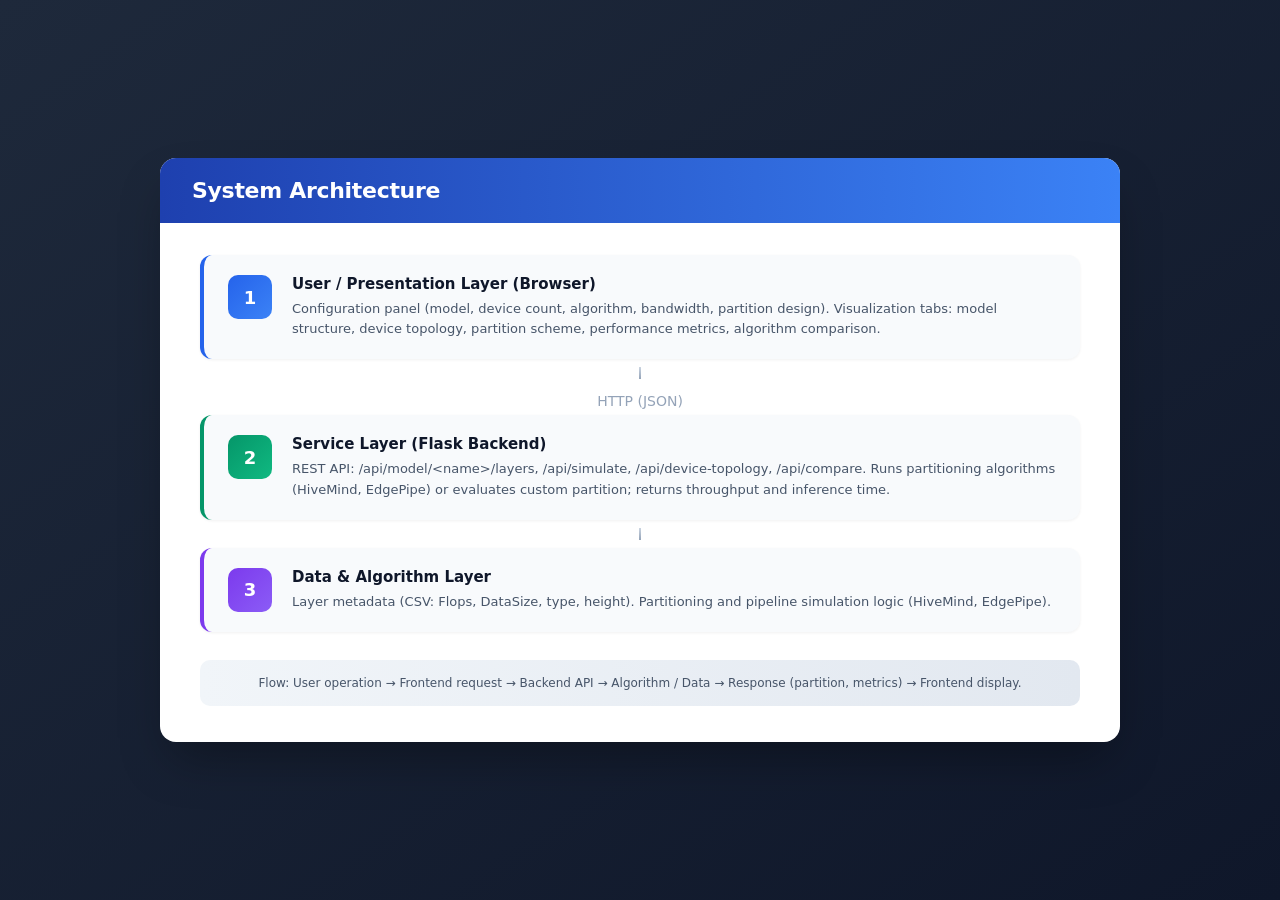
<file: ppt_slides/01_System_Architecture.html>
<!DOCTYPE html>
<html lang="en">
<head>
    <meta charset="UTF-8">
    <meta name="viewport" content="width=device-width, initial-scale=1.0">
    <title>System Architecture</title>
    <style>
        * { box-sizing: border-box; margin: 0; padding: 0; }
        body {
            font-family: 'Segoe UI', system-ui, sans-serif;
            background: linear-gradient(145deg, #1e293b 0%, #0f172a 100%);
            min-height: 100vh;
            display: flex;
            align-items: center;
            justify-content: center;
            padding: 40px;
        }
        .slide {
            width: 960px;
            max-width: 100%;
            background: #fff;
            border-radius: 16px;
            overflow: hidden;
            box-shadow: 0 25px 50px -12px rgba(0,0,0,0.35);
        }
        .slide-head {
            background: linear-gradient(90deg, #1e40af 0%, #3b82f6 100%);
            color: #fff;
            padding: 20px 32px;
            font-size: 22px;
            font-weight: 700;
            letter-spacing: -0.3px;
        }
        .slide-body { padding: 32px 40px 36px; }
        .layers {
            display: flex;
            flex-direction: column;
            gap: 0;
        }
        .layer {
            display: flex;
            align-items: flex-start;
            gap: 20px;
            padding: 20px 24px;
            border-radius: 12px;
            background: #f8fafc;
            border-left: 4px solid #cbd5e1;
            box-shadow: 0 1px 3px rgba(0,0,0,0.06);
        }
        .layer + .layer { margin-top: 16px; }
        .layer-icon {
            width: 44px;
            height: 44px;
            border-radius: 10px;
            flex-shrink: 0;
            display: flex;
            align-items: center;
            justify-content: center;
            font-size: 18px;
            font-weight: 700;
            color: #fff;
        }
        .layer.user    { border-left-color: #2563eb; }
        .layer.user    .layer-icon { background: linear-gradient(135deg, #2563eb, #3b82f6); }
        .layer.backend { border-left-color: #059669; }
        .layer.backend .layer-icon { background: linear-gradient(135deg, #059669, #10b981); }
        .layer.data    { border-left-color: #7c3aed; }
        .layer.data    .layer-icon { background: linear-gradient(135deg, #7c3aed, #8b5cf6); }
        .layer-text { flex: 1; }
        .layer-title {
            font-size: 15px;
            font-weight: 700;
            color: #0f172a;
            margin-bottom: 6px;
        }
        .layer-desc {
            font-size: 13px;
            color: #475569;
            line-height: 1.55;
        }
        .connector {
            display: flex;
            align-items: center;
            justify-content: center;
            height: 28px;
            color: #94a3b8;
            font-size: 14px;
        }
        .connector-line {
            width: 2px;
            height: 12px;
            background: linear-gradient(to bottom, #cbd5e1, #94a3b8);
            margin: 0 auto;
        }
        .flow-bar {
            margin-top: 28px;
            padding: 14px 20px;
            background: linear-gradient(90deg, #f1f5f9 0%, #e2e8f0 100%);
            border-radius: 10px;
            font-size: 12px;
            color: #475569;
            line-height: 1.5;
            text-align: center;
        }
    </style>
</head>
<body>
    <div class="slide">
        <div class="slide-head">System Architecture</div>
        <div class="slide-body">
            <div class="layers">
                <div class="layer user">
                    <div class="layer-icon">1</div>
                    <div class="layer-text">
                        <div class="layer-title">User / Presentation Layer (Browser)</div>
                        <div class="layer-desc">Configuration panel (model, device count, algorithm, bandwidth, partition design). Visualization tabs: model structure, device topology, partition scheme, performance metrics, algorithm comparison.</div>
                    </div>
                </div>
                <div class="connector"><div class="connector-line"></div></div>
                <div class="connector">HTTP (JSON)</div>
                <div class="layer backend">
                    <div class="layer-icon">2</div>
                    <div class="layer-text">
                        <div class="layer-title">Service Layer (Flask Backend)</div>
                        <div class="layer-desc">REST API: /api/model/&lt;name&gt;/layers, /api/simulate, /api/device-topology, /api/compare. Runs partitioning algorithms (HiveMind, EdgePipe) or evaluates custom partition; returns throughput and inference time.</div>
                    </div>
                </div>
                <div class="connector"><div class="connector-line"></div></div>
                <div class="layer data">
                    <div class="layer-icon">3</div>
                    <div class="layer-text">
                        <div class="layer-title">Data & Algorithm Layer</div>
                        <div class="layer-desc">Layer metadata (CSV: Flops, DataSize, type, height). Partitioning and pipeline simulation logic (HiveMind, EdgePipe).</div>
                    </div>
                </div>
            </div>
            <div class="flow-bar">Flow: User operation → Frontend request → Backend API → Algorithm / Data → Response (partition, metrics) → Frontend display.</div>
        </div>
    </div>
</body>
</html>
</file>
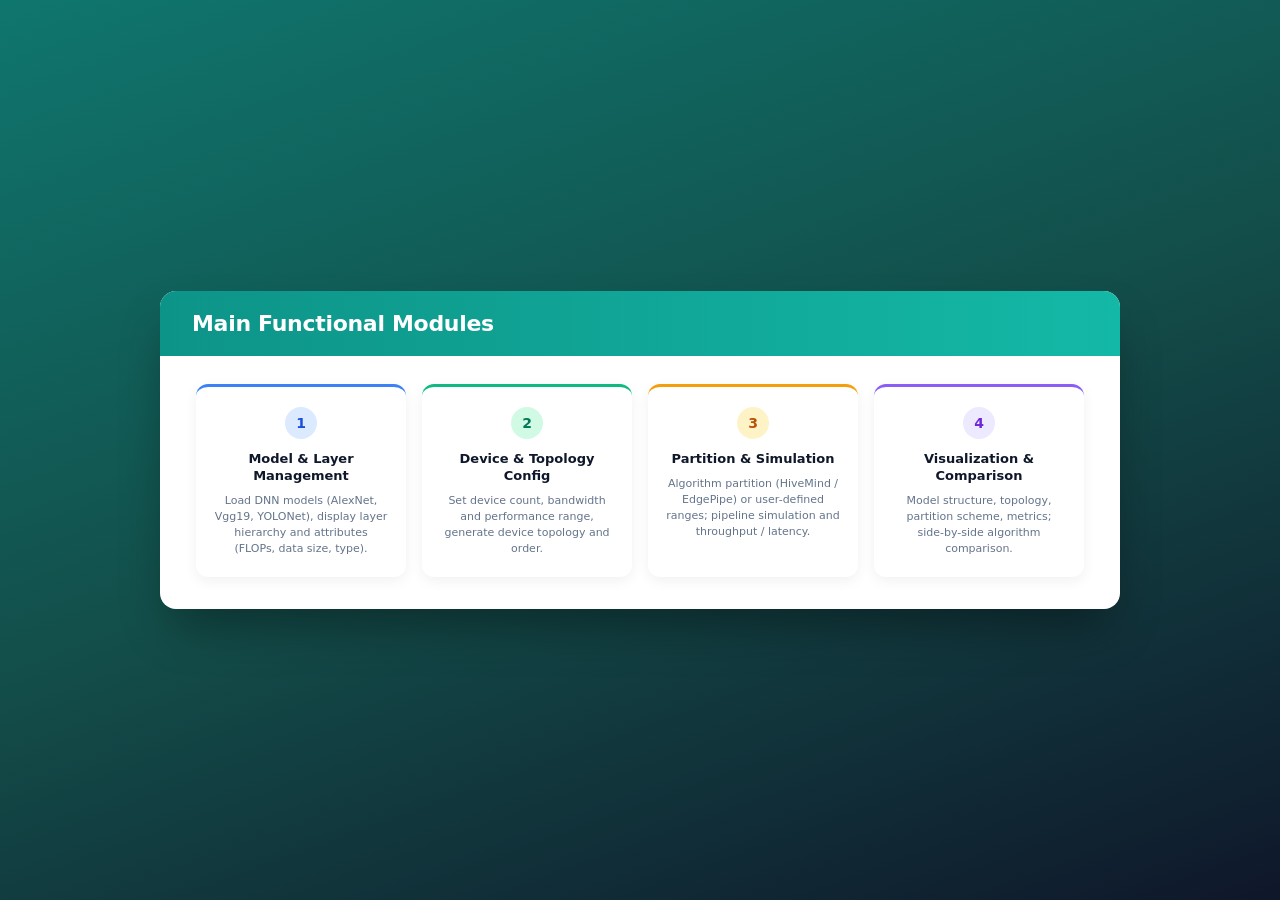
<file: ppt_slides/02_Main_Functional_Modules.html>
<!DOCTYPE html>
<html lang="en">
<head>
    <meta charset="UTF-8">
    <meta name="viewport" content="width=device-width, initial-scale=1.0">
    <title>Main Functional Modules</title>
    <style>
        * { box-sizing: border-box; margin: 0; padding: 0; }
        body {
            font-family: 'Segoe UI', system-ui, sans-serif;
            background: linear-gradient(160deg, #0f766e 0%, #134e4a 50%, #0f172a 100%);
            min-height: 100vh;
            display: flex;
            align-items: center;
            justify-content: center;
            padding: 40px;
        }
        .slide {
            width: 960px;
            max-width: 100%;
            background: #fff;
            border-radius: 16px;
            overflow: hidden;
            box-shadow: 0 25px 50px -12px rgba(0,0,0,0.4);
        }
        .slide-head {
            background: linear-gradient(90deg, #0d9488 0%, #14b8a6 100%);
            color: #fff;
            padding: 20px 32px;
            font-size: 22px;
            font-weight: 700;
            letter-spacing: -0.3px;
        }
        .slide-body { padding: 28px 36px 32px; }
        .modules {
            display: grid;
            grid-template-columns: repeat(4, 1fr);
            gap: 16px;
        }
        .module {
            background: #fff;
            border-radius: 12px;
            padding: 20px 18px;
            text-align: center;
            box-shadow: 0 4px 14px rgba(0,0,0,0.06);
            border-top: 3px solid #e2e8f0;
            transition: transform 0.15s ease;
        }
        .module:nth-child(1) { border-top-color: #3b82f6; }
        .module:nth-child(2) { border-top-color: #10b981; }
        .module:nth-child(3) { border-top-color: #f59e0b; }
        .module:nth-child(4) { border-top-color: #8b5cf6; }
        .module-num {
            width: 32px;
            height: 32px;
            border-radius: 50%;
            background: #f1f5f9;
            color: #475569;
            font-size: 14px;
            font-weight: 700;
            display: flex;
            align-items: center;
            justify-content: center;
            margin: 0 auto 12px;
        }
        .module:nth-child(1) .module-num { background: #dbeafe; color: #1d4ed8; }
        .module:nth-child(2) .module-num { background: #d1fae5; color: #047857; }
        .module:nth-child(3) .module-num { background: #fef3c7; color: #b45309; }
        .module:nth-child(4) .module-num { background: #ede9fe; color: #6d28d9; }
        .module-title {
            font-size: 13px;
            font-weight: 700;
            color: #0f172a;
            margin-bottom: 8px;
            line-height: 1.3;
        }
        .module-desc {
            font-size: 11px;
            color: #64748b;
            line-height: 1.45;
        }
    </style>
</head>
<body>
    <div class="slide">
        <div class="slide-head">Main Functional Modules</div>
        <div class="slide-body">
            <div class="modules">
                <div class="module">
                    <div class="module-num">1</div>
                    <div class="module-title">Model & Layer Management</div>
                    <div class="module-desc">Load DNN models (AlexNet, Vgg19, YOLONet), display layer hierarchy and attributes (FLOPs, data size, type).</div>
                </div>
                <div class="module">
                    <div class="module-num">2</div>
                    <div class="module-title">Device & Topology Config</div>
                    <div class="module-desc">Set device count, bandwidth and performance range, generate device topology and order.</div>
                </div>
                <div class="module">
                    <div class="module-num">3</div>
                    <div class="module-title">Partition & Simulation</div>
                    <div class="module-desc">Algorithm partition (HiveMind / EdgePipe) or user-defined ranges; pipeline simulation and throughput / latency.</div>
                </div>
                <div class="module">
                    <div class="module-num">4</div>
                    <div class="module-title">Visualization & Comparison</div>
                    <div class="module-desc">Model structure, topology, partition scheme, metrics; side-by-side algorithm comparison.</div>
                </div>
            </div>
        </div>
    </div>
</body>
</html>
</file>
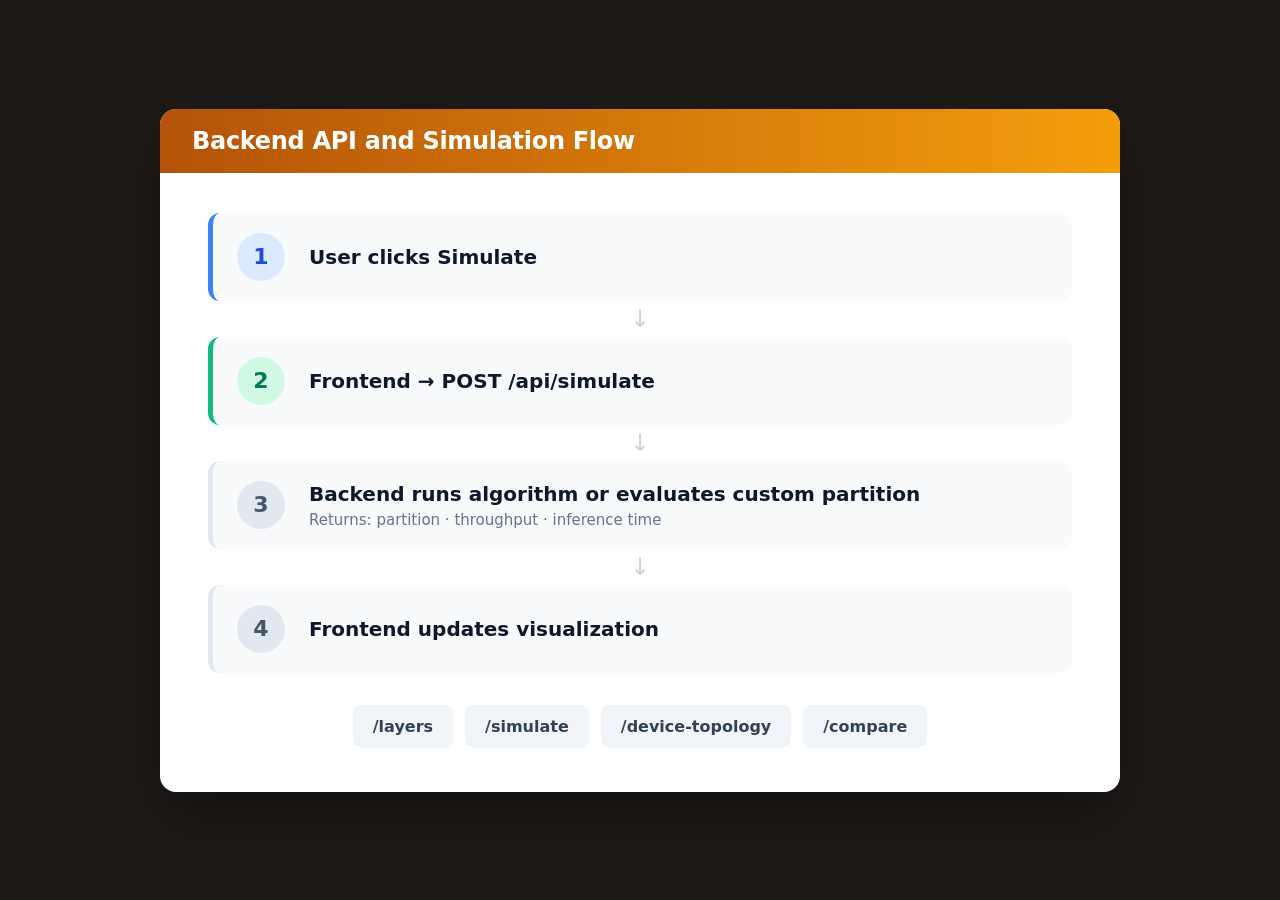
<file: ppt_slides/03_Backend_API_Simulation_Flow.html>
<!DOCTYPE html>
<html lang="en">
<head>
    <meta charset="UTF-8">
    <meta name="viewport" content="width=device-width, initial-scale=1.0">
    <title>Backend API and Simulation Flow</title>
    <style>
        * { box-sizing: border-box; margin: 0; padding: 0; }
        body {
            font-family: 'Segoe UI', system-ui, sans-serif;
            background: #1c1917;
            min-height: 100vh;
            display: flex;
            align-items: center;
            justify-content: center;
            padding: 40px;
        }
        .slide {
            width: 960px;
            max-width: 100%;
            background: #fff;
            border-radius: 16px;
            overflow: hidden;
            box-shadow: 0 25px 50px -12px rgba(0,0,0,0.4);
        }
        .slide-head {
            background: linear-gradient(90deg, #b45309 0%, #f59e0b 100%);
            color: #fff;
            padding: 18px 32px;
            font-size: 24px;
            font-weight: 700;
            letter-spacing: -0.3px;
        }
        .slide-body { padding: 40px 48px 44px; }
        .flow-vertical {
            display: flex;
            flex-direction: column;
            align-items: stretch;
            gap: 0;
        }
        .step {
            display: flex;
            align-items: center;
            gap: 24px;
            padding: 20px 24px;
            border-radius: 12px;
            background: #f8fafc;
            border-left: 5px solid #e2e8f0;
        }
        .step + .step { margin-top: 16px; }
        .step:nth-child(1) { border-left-color: #3b82f6; }
        .step:nth-child(2) { border-left-color: #f59e0b; }
        .step:nth-child(3) { border-left-color: #10b981; }
        .step:nth-child(4) { border-left-color: #6366f1; }
        .step-num {
            width: 48px;
            height: 48px;
            border-radius: 50%;
            background: #e2e8f0;
            color: #475569;
            font-size: 22px;
            font-weight: 800;
            display: flex;
            align-items: center;
            justify-content: center;
            flex-shrink: 0;
        }
        .step:nth-child(1) .step-num { background: #dbeafe; color: #1d4ed8; }
        .step:nth-child(2) .step-num { background: #fef3c7; color: #b45309; }
        .step:nth-child(3) .step-num { background: #d1fae5; color: #047857; }
        .step:nth-child(4) .step-num { background: #e0e7ff; color: #4f46e5; }
        .step-text {
            font-size: 20px;
            font-weight: 700;
            color: #0f172a;
            line-height: 1.3;
        }
        .step-detail {
            font-size: 15px;
            color: #64748b;
            font-weight: 500;
            margin-top: 4px;
        }
        .arrow-between {
            text-align: center;
            color: #cbd5e1;
            font-size: 24px;
            margin: 4px 0;
        }
        .api-tags {
            margin-top: 32px;
            display: flex;
            flex-wrap: wrap;
            gap: 12px;
            justify-content: center;
        }
        .api-tag {
            padding: 12px 20px;
            background: #f1f5f9;
            border-radius: 8px;
            font-size: 16px;
            font-weight: 700;
            color: #334155;
        }
    </style>
</head>
<body>
    <div class="slide">
        <div class="slide-head">Backend API and Simulation Flow</div>
        <div class="slide-body">
            <div class="flow-vertical">
                <div class="step">
                    <div class="step-num">1</div>
                    <div>
                        <div class="step-text">User clicks Simulate</div>
                    </div>
                </div>
                <div class="arrow-between">↓</div>
                <div class="step">
                    <div class="step-num">2</div>
                    <div>
                        <div class="step-text">Frontend → POST /api/simulate</div>
                    </div>
                </div>
                <div class="arrow-between">↓</div>
                <div class="step">
                    <div class="step-num">3</div>
                    <div>
                        <div class="step-text">Backend runs algorithm or evaluates custom partition</div>
                        <div class="step-detail">Returns: partition · throughput · inference time</div>
                    </div>
                </div>
                <div class="arrow-between">↓</div>
                <div class="step">
                    <div class="step-num">4</div>
                    <div>
                        <div class="step-text">Frontend updates visualization</div>
                    </div>
                </div>
            </div>
            <div class="api-tags">
                <span class="api-tag">/layers</span>
                <span class="api-tag">/simulate</span>
                <span class="api-tag">/device-topology</span>
                <span class="api-tag">/compare</span>
            </div>
        </div>
    </div>
</body>
</html>
</file>
